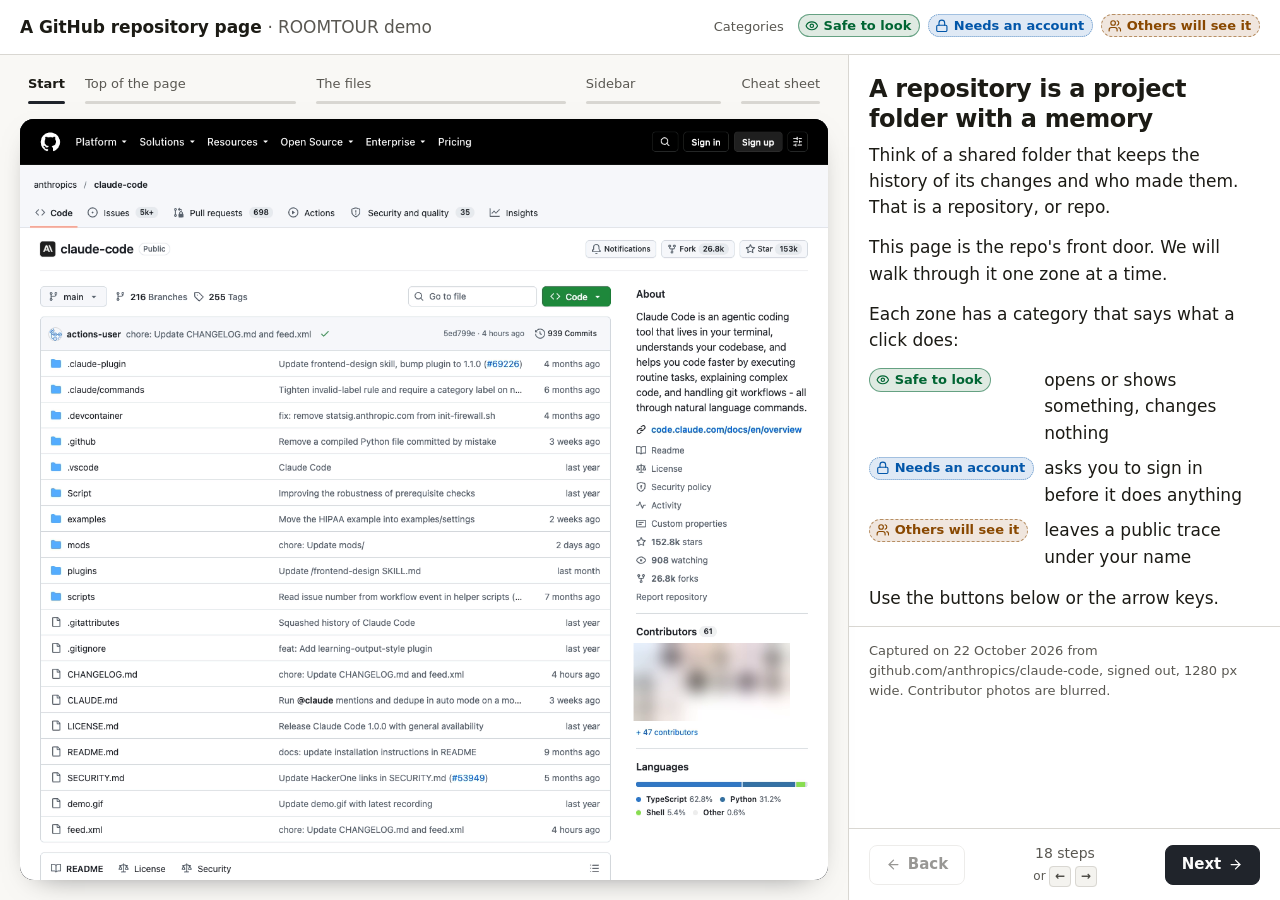
<file: examples/github-repo/index.html>
<!doctype html>
<html lang="en">
<head>
<meta charset="utf-8">
<meta name="viewport" content="width=device-width, initial-scale=1">
<title>A GitHub repository page · ROOMTOUR demo</title>
<meta name="description" content="ROOMTOUR demo: a step-by-step tour of a public GitHub repository page.">
<link rel="icon" href="data:image/svg+xml,%3Csvg xmlns=%22http://www.w3.org/2000/svg%22 viewBox=%220 0 24 24%22 fill=%22none%22 stroke=%22%234756f1%22 stroke-width=%222.2%22 stroke-linecap=%22round%22 stroke-linejoin=%22round%22%3E%3Cpath d=%22M3 21h18M5 21V7l7-4 7 4v14M9 21v-6h6v6%22/%3E%3C/svg%3E">
<link rel="stylesheet" href="../../plugins/roomtour/skills/roomtour/assets/engine/roomtour.css">
</head>
<body>
<p class="boot">This tour did not start. Open it through the local server, or in Chrome or Edge. It needs the plugin folder next to the examples folder.</p>
<script src="../../plugins/roomtour/skills/roomtour/assets/engine/roomtour.js"></script>
<script src="tour.data.js"></script>
</body>
</html>
</file>
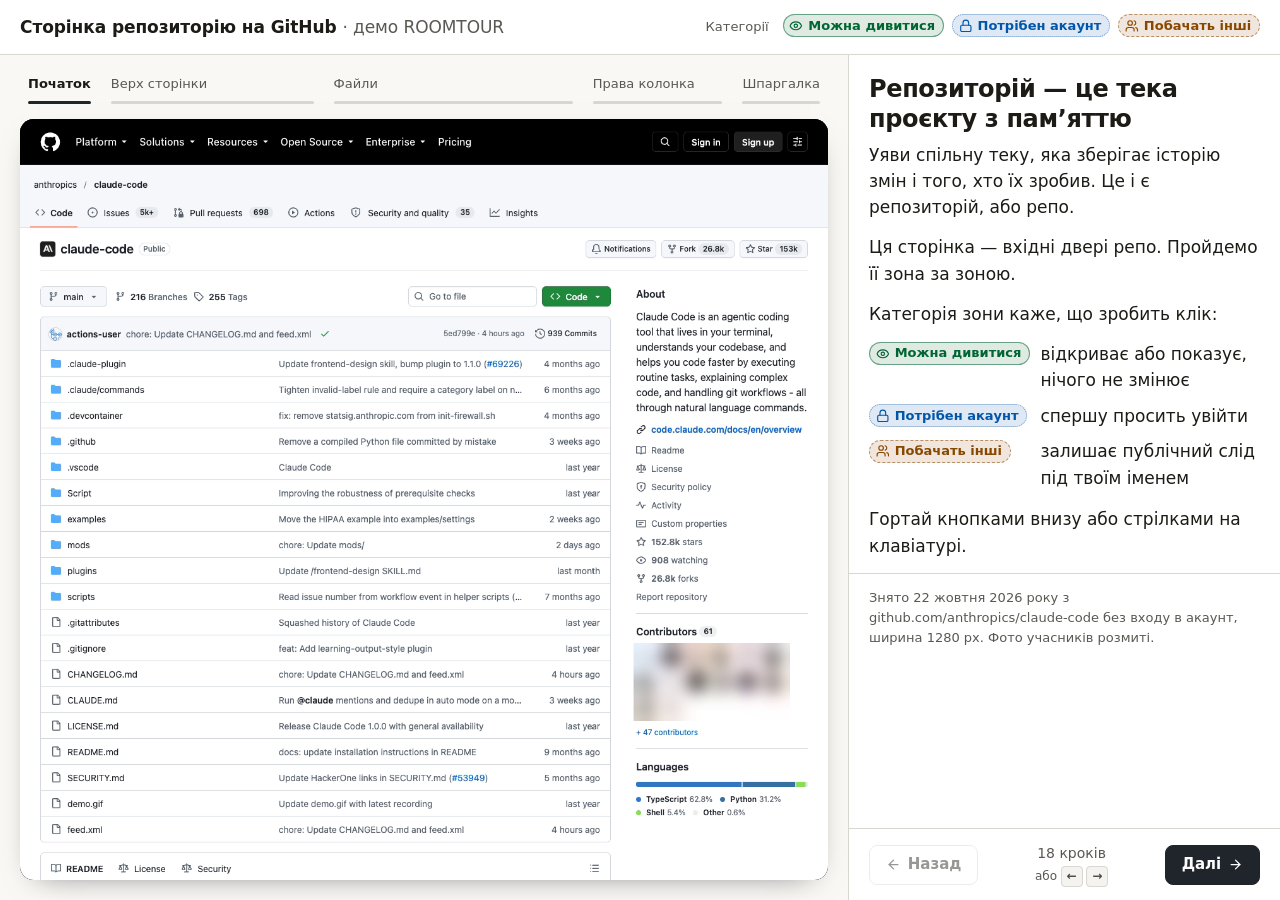
<file: examples/github-repo/index.uk.html>
<!doctype html>
<html lang="uk">
<head>
<meta charset="utf-8">
<meta name="viewport" content="width=device-width, initial-scale=1">
<title>Сторінка репозиторію на GitHub · демо ROOMTOUR</title>
<meta name="description" content="Демо ROOMTOUR: покроковий тур сторінкою публічного репозиторію на GitHub.">
<link rel="icon" href="data:image/svg+xml,%3Csvg xmlns=%22http://www.w3.org/2000/svg%22 viewBox=%220 0 24 24%22 fill=%22none%22 stroke=%22%234756f1%22 stroke-width=%222.2%22 stroke-linecap=%22round%22 stroke-linejoin=%22round%22%3E%3Cpath d=%22M3 21h18M5 21V7l7-4 7 4v14M9 21v-6h6v6%22/%3E%3C/svg%3E">
<link rel="stylesheet" href="../../plugins/roomtour/skills/roomtour/assets/engine/roomtour.css">
</head>
<body>
<p class="boot">Тур не запустився. Відкрий його через локальний сервер або в Chrome чи Edge. Поруч із текою examples має лежати тека plugins.</p>
<script src="../../plugins/roomtour/skills/roomtour/assets/engine/roomtour.js"></script>
<script src="tour.data.uk.js"></script>
</body>
</html>
</file>
<file: plugins/roomtour/skills/roomtour/assets/engine/roomtour.css>
/* ROOMTOUR engine 0.2.0: shared look of every tour.
   A tour page loads this file and roomtour.js, then its own tour.data.js.
   Colour does one job: a zone's category. A category is always icon + words + fill, never colour alone,
   and its line style (solid, dashed, dotted, double) is the same on the stage outline, the chips and the marks. */
:root {
  color-scheme: light;
  --bg:        oklch(98%  0.004  95);
  --surface:   oklch(100% 0      95);
  --surface-2: oklch(96.4% 0.006 95);
  --line:      oklch(88%  0.008  95);
  --ink:       oklch(22%  0.010  95);
  --ink-2:     oklch(40%  0.010  95);
  --ink-3:     oklch(46%  0.010  95);
  --accent:    oklch(26%  0.015 262);
  --accent-hover: oklch(36% 0.015 262);
  --on-accent: oklch(99%  0      0);

  /* The stage is a dark lightbox in both page themes, so any screenshot reads the same */
  --stage:      oklch(16.5% 0.012 262);
  --stage-line: oklch(30%   0.012 262);
  --stage-ink:  oklch(88%   0.008 262);
  --stage-dim:  oklch(9% 0.01 262 / 0.7);
  /* A dark ring beside every outline, so it holds 3:1 on light screenshots too */
  --halo:       oklch(12% 0.01 262 / 0.9);
  --halo-in:    oklch(12% 0.01 262 / 0.55);

  --sans: ui-sans-serif, system-ui, -apple-system, "Segoe UI", Roboto, sans-serif;
  --mono: ui-monospace, "SF Mono", Menlo, Consolas, monospace;
  --s1: .25rem; --s2: .5rem; --s3: .875rem; --s4: 1.25rem; --s5: 2rem; --s6: 3.25rem;
  --r: .5rem;
  --r-lg: .875rem;
  --panel: min(27rem, 40vw);
  --ease: cubic-bezier(.16, 1, .3, 1);
  --cam: 680ms;
  --fade: 180ms;
}
@media (prefers-color-scheme: dark) {
  :root:not([data-theme="light"]) {
    color-scheme: dark;
    --bg:        oklch(19%  0.008 250);
    --surface:   oklch(23%  0.008 250);
    --surface-2: oklch(27%  0.008 250);
    --line:      oklch(36%  0.010 250);
    --ink:       oklch(94%  0.006 250);
    --ink-2:     oklch(80%  0.006 250);
    --ink-3:     oklch(73%  0.008 250);
    --accent:    oklch(93%  0.006 250);
    --accent-hover: oklch(84% 0.006 250);
    --on-accent: oklch(18%  0.010 250);
    --stage:     oklch(14.5% 0.012 262);
  }
}
:root[data-theme="dark"] {
  color-scheme: dark;
  --bg:        oklch(19%  0.008 250);
  --surface:   oklch(23%  0.008 250);
  --surface-2: oklch(27%  0.008 250);
  --line:      oklch(36%  0.010 250);
  --ink:       oklch(94%  0.006 250);
  --ink-2:     oklch(80%  0.006 250);
  --ink-3:     oklch(73%  0.008 250);
  --accent:    oklch(93%  0.006 250);
  --accent-hover: oklch(84% 0.006 250);
  --on-accent: oklch(18%  0.010 250);
  --stage:     oklch(14.5% 0.012 262);
}

* { box-sizing: border-box; }
[hidden] { display: none !important; }
html, body { height: 100%; }
body {
  margin: 0;
  background: var(--bg);
  color: var(--ink);
  font: 400 1rem/1.55 var(--sans);
  -webkit-font-smoothing: antialiased;
}
::selection { background: color-mix(in oklch, var(--accent) 28%, transparent); color: var(--ink); }
:focus-visible { outline: 2px solid var(--accent); outline-offset: 2px; }
#title:focus { outline: none; }
button { font: inherit; color: inherit; }
code, .mono { font-family: var(--mono); font-size: .9em; }
svg.i { width: 1em; height: 1em; flex: none; fill: none; stroke: currentColor; stroke-width: 2; stroke-linecap: round; stroke-linejoin: round; }

/* Shown only when the engine did not run (no JavaScript, or the engine folder is missing) */
.boot { max-width: 36rem; margin: var(--s6) auto; padding: 0 var(--s4); font-size: 1.0625rem; color: var(--ink); }

.app {
  display: grid;
  grid-template-columns: minmax(0, 1fr) var(--panel);
  grid-template-rows: auto minmax(0, 1fr);
  height: 100dvh;
}

/* ---------- Masthead ---------- */
.mast {
  grid-column: 1 / -1;
  display: flex; align-items: center; justify-content: space-between; gap: var(--s4);
  padding: var(--s3) var(--s4);
  border-bottom: 1px solid var(--line);
  background: var(--surface);
}
.mast h1 {
  margin: 0;
  font-size: 1.0625rem; font-weight: 650; letter-spacing: -0.005em; line-height: 1.35;
  overflow-wrap: break-word; min-width: 0;
}
.mast h1 svg { width: 1.25rem; height: 1.25rem; color: var(--ink-2); vertical-align: -0.25em; margin-right: var(--s2); }
.mast h1 span { color: var(--ink-3); font-weight: 450; }
.legend-wrap { display: flex; align-items: center; gap: var(--s2) var(--s3); flex-wrap: wrap; }
.legend-label { font-size: .8125rem; font-weight: 500; color: var(--ink-3); }
.legend { display: flex; gap: var(--s2); flex-wrap: wrap; margin: 0; padding: 0; list-style: none; }

/* ---------- Category chips (icon + words + fill + line: never colour alone) ---------- */
.chip {
  display: inline-flex; align-items: center; gap: .4em;
  padding: .12em .6em .12em .45em;
  border: 1.5px var(--ol, solid) color-mix(in oklab, var(--c) 55%, transparent);
  border-radius: 999px;
  font-size: .8125rem; font-weight: 600; line-height: 1.4;
  white-space: nowrap;
}
.chip.line-double { border-width: 3px; padding-block: 0; }
.chip svg { width: 1.05em; height: 1.05em; }

/* ---------- Stage ---------- */
.stage-wrap { padding: var(--s3) var(--s4) var(--s4); min-height: 0; display: flex; flex-direction: column; }
.stage {
  position: relative; flex: 1 1 auto; min-height: 0; overflow: hidden;
  background: var(--stage);
  border-radius: var(--r-lg);
  box-shadow: inset 0 0 0 1px var(--stage-line), 0 10px 30px -18px oklch(10% 0.02 262 / 0.6);
  isolation: isolate;
  touch-action: pan-y;
}
.cam {
  position: absolute; left: 0; top: 0;
  transform-origin: 0 0;
  visibility: hidden;
  transition: transform calc(var(--cam) * var(--k, 1)) var(--ease);
}
.cam.on { visibility: visible; will-change: transform; }
.cam.cut, .cam.cut .spot { transition: none; }
/* A new screen cuts in and fades up over the dark stage; the old one is already gone, so nothing ghosts */
.cam.enter { animation: rt-in var(--fade) ease-out; }
@keyframes rt-in { from { opacity: 0; } }
.cam img { display: block; user-select: none; -webkit-user-drag: none; }
.cam.broken img { visibility: hidden; }

.spot {
  position: absolute;
  border-radius: calc(8px * var(--inv, 1));
  box-shadow:
    inset 0 0 0 calc(2px * var(--inv, 1)) var(--halo-in),
    0 0 0 calc(4px * var(--inv, 1)) var(--halo),
    0 0 0 9000px var(--stage-dim);
  outline: calc(3px * var(--inv, 1)) var(--ol, solid) var(--c-stage, var(--green-stage));
  transition:
    left   calc(var(--cam) * var(--k, 1)) var(--ease),
    top    calc(var(--cam) * var(--k, 1)) var(--ease),
    width  calc(var(--cam) * var(--k, 1)) var(--ease),
    height calc(var(--cam) * var(--k, 1)) var(--ease),
    box-shadow 300ms ease-out;
  pointer-events: none;
}
.spot.none { box-shadow: inset 0 0 0 0 transparent, 0 0 0 0 transparent, 0 0 0 9000px transparent; outline-color: transparent; }
.spot.cut  { transition: none; }
.spot.line-double { outline-width: calc(4px * var(--inv, 1)); }
/* The cheat-sheet map: every zone of the scene outlined at once, nothing dimmed */
.spot.pin {
  box-shadow: inset 0 0 0 calc(1.5px * var(--inv, 1)) var(--halo-in), 0 0 0 calc(4px * var(--inv, 1)) var(--halo);
  transition: none;
}
.spot.pin.big { outline: none; box-shadow: none; }
.maplayer { position: absolute; inset: 0; pointer-events: none; }

/* A zone's number. It keeps one size on screen whatever the camera's zoom (scale by --inv). */
.spot-num {
  position: absolute; left: 0; top: 0;
  display: grid; place-items: center;
  min-width: 26px; height: 26px; padding: 0 7px; margin: 0; border: 0;
  border-radius: 999px;
  background: var(--c-stage, var(--green-stage)); color: oklch(15% 0.02 262);
  font: 700 13px/1 var(--sans);
  font-variant-numeric: tabular-nums;
  transform-origin: 0 0;
  transform: scale(var(--inv, 1)) translate(-50%, -50%);
  box-shadow: 0 0 0 1.5px var(--halo), 0 2px 6px oklch(5% 0.01 262 / 0.6);
}
.spot-num.at-r  { left: 100%; top: 50%;  transform: scale(var(--inv, 1)) translate(6px, -50%); }
.spot-num.at-l  { left: 0;    top: 50%;  transform: scale(var(--inv, 1)) translate(calc(-100% - 6px), -50%); }
.spot-num.at-t  { left: 50%;  top: 0;    transform: scale(var(--inv, 1)) translate(-50%, calc(-100% - 6px)); }
.spot-num.at-b  { left: 50%;  top: 100%; transform: scale(var(--inv, 1)) translate(-50%, 6px); }
.spot-num.at-in { left: 0;    top: 0;    transform: scale(var(--inv, 1)) translate(6px, 6px); }
.stage.narrow .spot-num { min-width: 18px; height: 18px; padding: 0 4px; font-size: 11px; }
.spot.none .spot-num { display: none; }
.maplayer button.spot-num { pointer-events: auto; cursor: pointer; }
.maplayer button.spot-num:hover { box-shadow: 0 0 0 2px var(--stage-ink), 0 2px 6px oklch(5% 0.01 262 / 0.6); }
.maplayer button.spot-num:focus-visible { outline: 2px solid var(--stage-ink); outline-offset: 2px; }

.stage-empty {
  position: absolute; inset: 0; display: none; place-content: center; gap: var(--s2);
  padding: var(--s5); text-align: center; color: var(--stage-ink); max-width: 34rem; margin: auto;
  overflow-wrap: break-word;
}
.stage-empty strong { font-size: 1.0625rem; }
.stage-empty code { color: var(--stage-ink); }
.stage.notice .stage-empty { display: grid; }
.stage.notice .cam { visibility: hidden; }

/* ---------- Panel ---------- */
.panel {
  min-height: 0; overflow-y: auto;
  border-left: 1px solid var(--line);
  background: var(--surface);
  display: flex; flex-direction: column;
  scrollbar-width: thin; scrollbar-color: var(--line) transparent;
}
/* Chapters: a strip over the stage, one segment per chapter, as wide as its share of steps, filled as the reader moves */
.chapters {
  display: flex; gap: var(--s1);
  margin: 0 0 var(--s2); padding: 0; list-style: none;
  overflow-x: auto; scrollbar-width: none;
}
.chapters { --fl: 0rem; --fr: 0rem; mask-image: linear-gradient(to right, transparent, #000 var(--fl), #000 calc(100% - var(--fr)), transparent); }
.chapters.less { --fl: 2.5rem; }
.chapters.more { --fr: 2.5rem; }
.chapters li { flex: var(--n, 1) 1 0; min-width: max-content; }
.chapters button {
  width: 100%; display: flex; flex-direction: column; align-items: flex-start; gap: .4rem;
  border: 0; background: none; cursor: pointer; text-align: left; white-space: nowrap;
  padding: .3rem .5rem .45rem; border-radius: 6px;
  font-size: .8125rem; color: var(--ink-3); font-weight: 500;
}
.chapters button:focus-visible { outline-offset: -2px; }
.chapters button:hover { background: var(--surface-2); color: var(--ink); }
.chapters button[aria-current="true"] { color: var(--ink); font-weight: 650; }
.chapters .bar { display: block; width: 100%; height: 3px; border-radius: 2px; background: var(--line); overflow: hidden; }
.chapters .fill { display: block; height: 100%; width: 0; background: var(--accent); transition: width 320ms var(--ease); }

.step { padding: var(--s4) var(--s4) var(--s3); }
.step h2 {
  margin: 0 0 var(--s2);
  font-size: 1.5rem; line-height: 1.22; font-weight: 680; letter-spacing: -0.015em;
  text-wrap: balance;
  overflow-wrap: break-word; hyphens: auto;
}
/* What a click does: a tinted block in the category's tone and line style */
.step .risk {
  margin: 0 0 var(--s4);
  display: flex; align-items: center; gap: var(--s2) var(--s3); flex-wrap: wrap;
  padding: var(--s2) var(--s3);
  border: 1px var(--ol, solid) color-mix(in oklab, var(--c) 50%, transparent);
  border-radius: var(--r);
  background: var(--c-soft);
}
.step .risk .chip:not(.solid) { background: var(--surface); }
.step .risk-note { font-size: .9375rem; color: var(--ink); line-height: 1.45; overflow-wrap: break-word; }
.body { font-size: 1.0625rem; color: var(--ink); max-width: 62ch; overflow-wrap: break-word; hyphens: auto; }
.body p { margin: 0 0 .8em; }
.body p:last-child { margin-bottom: 0; }
.body .ui { font-weight: 650; }
.body .branch {
  font-family: var(--mono); font-size: .85em;
  padding: .05em .4em; border-radius: 5px;
  background: color-mix(in oklab, var(--accent) 12%, var(--surface)); color: var(--accent);
  overflow-wrap: anywhere;
}
.body ul.key { list-style: none; margin: .4em 0 .9em; padding: 0; display: grid; grid-template-columns: auto minmax(0, 1fr); gap: .55em .6em; }
.body ul.key li { display: grid; grid-template-columns: auto minmax(0, 1fr); gap: .25em .6em; align-items: start; }
@supports (grid-template-columns: subgrid) {
  .body ul.key li { grid-column: 1 / -1; grid-template-columns: subgrid; }
}
.body ul.key li .chip { margin-top: .1em; justify-self: start; }
.body ul.plain { margin: .3em 0 .9em; padding-left: 1.1em; }
.body ul.plain li { margin: .15em 0; }
.body .aside {
  margin-top: var(--s3); padding: var(--s3);
  border-radius: var(--r); background: var(--surface-2);
  font-size: .9375rem; color: var(--ink-2);
}
/* A caution: same quiet surface, a border and the alert icon, ink text. No new colour. */
.body .aside.warn { background: var(--surface); border: 1px solid var(--line); color: var(--ink); }
.body .aside.warn svg.i { vertical-align: -0.15em; margin-right: .4em; color: var(--ink-2); }
/* How the reader got to this screen, shown once on arrival */
.body .via {
  font-size: .9375rem; color: var(--ink-2);
  padding-bottom: .7em; margin-bottom: .9em; border-bottom: 1px solid var(--line);
}
.body h3 { margin: 1.1em 0 .35em; font-size: 1rem; font-weight: 650; display: flex; align-items: center; gap: .5em; }
.body h3.zones-title { margin-top: 1.4em; font-size: .8125rem; font-weight: 600; color: var(--ink-3); }
.body ol.zones { list-style: none; margin: 0 0 .6em; padding: 0; display: grid; gap: 1px; max-width: none; }
.body .zones-more { font-size: .875rem; color: var(--ink-3); }
.from { margin: var(--s3) 0 0; max-width: 62ch; font-size: .8125rem; color: var(--ink-3); overflow-wrap: anywhere; }
.from a { color: var(--accent); text-underline-offset: .15em; }
.from code { color: var(--ink-2); }

.nav {
  position: sticky; bottom: 0;
  margin-top: auto;
  display: grid; grid-template-columns: auto 1fr auto; align-items: center; gap: var(--s2);
  padding: var(--s3) var(--s4);
  background: var(--surface);
  border-top: 1px solid var(--line);
}
.btn {
  display: inline-flex; align-items: center; justify-content: center; gap: .45em;
  min-height: 2.5rem; padding: 0 1rem;
  border-radius: var(--r); border: 1px solid var(--line);
  background: var(--surface); color: var(--ink);
  font-weight: 600; font-size: .9375rem; cursor: pointer;
  transition: background-color 120ms ease-out, border-color 120ms ease-out;
}
.btn:hover { background: var(--surface-2); }
.btn:disabled, .btn[aria-disabled="true"] { opacity: .45; cursor: default; background: var(--surface); }
.btn.primary { background: var(--accent); border-color: var(--accent); color: var(--on-accent); }
.btn.primary:hover { background: var(--accent-hover); border-color: var(--accent-hover); }
.pos { text-align: center; font-size: .875rem; color: var(--ink-3); font-variant-numeric: tabular-nums; }
.pos kbd {
  font: 600 .75rem/1 var(--sans); padding: .2em .4em; border-radius: 4px;
  border: 1px solid var(--line); background: var(--surface-2); color: var(--ink-2);
}
.pos .hint { display: block; font-size: .75rem; margin-top: .15rem; }

.toc {
  position: relative; flex: 1 1 0; min-height: 10rem; overflow-y: auto;
  padding: 0 var(--s4) var(--s3);
  border-top: 1px solid var(--line);
  scrollbar-width: thin; scrollbar-color: var(--line) transparent;
}
.toc:empty, .toc.none { display: none; }
.toc h3 {
  position: sticky; top: 0; z-index: 1;
  margin: 0 0 var(--s1); padding: var(--s3) 0 var(--s2);
  background: var(--surface);
  font-size: .8125rem; font-weight: 600; color: var(--ink-3);
}
.toc ol { list-style: none; margin: 0; padding: 0; display: grid; gap: 1px; }
/* One row style for the chapter's steps and the cheat sheet's zones */
.row {
  width: 100%; display: grid; grid-template-columns: 1.9rem minmax(0, 1fr) auto; align-items: center; gap: .4rem;
  border: 0; background: none; cursor: pointer; text-align: left;
  padding: .32rem .45rem; border-radius: 6px;
  font-size: .875rem; color: var(--ink-2); line-height: 1.4;
}
.row:hover { background: var(--surface-2); color: var(--ink); }
.row[aria-current="step"] { background: var(--surface-2); color: var(--ink); font-weight: 600; }
.row .n { font-variant-numeric: tabular-nums; color: var(--ink-3); font-size: .8125rem; }
.row .tt { overflow-wrap: break-word; }
.mark {
  display: inline-grid; place-items: center; width: 1.35rem; height: 1.35rem; border-radius: 999px;
  border: 1.5px var(--ol, solid) color-mix(in oklab, var(--c) 55%, transparent);
}
.mark.line-double { border-width: 3px; }
.mark svg { width: .8rem; height: .8rem; }
.foot { margin: 0; padding: var(--s3) var(--s4); font-size: .8125rem; color: var(--ink-3); border-top: 1px solid var(--line); }

.vh { position: absolute !important; width: 1px; height: 1px; overflow: hidden; clip: rect(0 0 0 0); clip-path: inset(50%); white-space: nowrap; }

@media (max-width: 68.75em) {
  .mast { flex-wrap: wrap; row-gap: var(--s2); }
  .legend-wrap { flex-basis: 100%; }
}
@media (max-width: 53.75em) {
  .app { display: block; height: auto; }
  .mast { padding: var(--s3); }
  .legend .chip { font-size: .75rem; }
  .stage-wrap { padding: var(--s2) var(--s3) var(--s3); position: sticky; top: 0; z-index: 2; background: var(--bg); }
  .stage { height: 40svh; min-height: 16rem; flex: none; }
  .panel { border-left: 0; overflow: visible; }
  .toc { flex: none; min-height: 0; overflow: visible; }
  .step h2 { font-size: 1.3125rem; }
  .pos .hint { display: none; }
}
/* Short screens (landscape phones, 200% zoom): the stage scrolls away, so the text gets the room */
@media (max-width: 53.75em) and (max-height: 35em) {
  .stage-wrap { position: static; }
  .stage { height: 70svh; min-height: 12rem; }
}
@media (pointer: coarse) {
  .btn { min-height: 2.75rem; }
  .row { min-height: 2.75rem; }
  .chapters button { min-height: 2.75rem; justify-content: center; }
}
@media (prefers-reduced-motion: reduce) {
  :root { --cam: 0ms; }
  /* No travel; the outline and its number still fade in, so the change is felt */
  .spot.fa { animation: rt-ol-a 150ms ease-out; }
  .spot.fb { animation: rt-ol-b 150ms ease-out; }
  .spot.fa .spot-num { animation: rt-num-a 150ms ease-out; }
  .spot.fb .spot-num { animation: rt-num-b 150ms ease-out; }
  .chapters .fill { transition: none; }
}
@keyframes rt-ol-a { from { outline-color: transparent; } }
@keyframes rt-ol-b { from { outline-color: transparent; } }
@keyframes rt-num-a { from { opacity: 0; } }
@keyframes rt-num-b { from { opacity: 0; } }

/* ---------- Category tones ----------
   Six tones. Each sets --c (text and solid fill on the page), --c-soft (tint), --c-stage (outline on the dark stage).
   Violet sits at hue 330, away from blue, so the two stay apart for colour-blind readers. */
:root {
  --green: oklch(44% 0.120 155);  --green-stage: oklch(76% 0.170 150);
  --amber: oklch(47% 0.120  62);  --amber-stage: oklch(83% 0.150  82);
  --red:   oklch(48% 0.190  27);  --red-stage:   oklch(69% 0.205  27);
  --blue:  oklch(46% 0.150 255);  --blue-stage:  oklch(74% 0.140 250);
  --violet:oklch(46% 0.170 330);  --violet-stage:oklch(74% 0.150 330);
  --grey:  oklch(45% 0.012 250);  --grey-stage:  oklch(82% 0.010 250);
  --on-solid: oklch(99% 0 0);
}
@media (prefers-color-scheme: dark) {
  :root:not([data-theme="light"]) {
    --green: oklch(80% 0.130 155); --amber: oklch(83% 0.120 75); --red: oklch(72% 0.170 25);
    --blue: oklch(78% 0.110 250); --violet: oklch(78% 0.120 330); --grey: oklch(80% 0.010 250);
    --on-solid: oklch(16% 0.010 25);
  }
}
:root[data-theme="dark"] {
  --green: oklch(80% 0.130 155); --amber: oklch(83% 0.120 75); --red: oklch(72% 0.170 25);
  --blue: oklch(78% 0.110 250); --violet: oklch(78% 0.120 330); --grey: oklch(80% 0.010 250);
  --on-solid: oklch(16% 0.010 25);
}
.tone-green  { --c: var(--green);  --c-stage: var(--green-stage); }
.tone-amber  { --c: var(--amber);  --c-stage: var(--amber-stage); }
.tone-red    { --c: var(--red);    --c-stage: var(--red-stage); }
.tone-blue   { --c: var(--blue);   --c-stage: var(--blue-stage); }
.tone-violet { --c: var(--violet); --c-stage: var(--violet-stage); }
.tone-grey   { --c: var(--grey);   --c-stage: var(--grey-stage); }
[class*="tone-"] { --c-soft: color-mix(in oklab, var(--c) 13%, var(--surface)); }
/* --ol is the outline STYLE of a category; --line stays the border colour token */
.line-solid  { --ol: solid; }
.line-dashed { --ol: dashed; }
.line-dotted { --ol: dotted; }
.line-double { --ol: double; }

.chip { background: var(--c-soft); color: var(--c); }
.chip.solid { background: var(--c); color: var(--on-solid); border-color: var(--c); }
.mark { color: var(--c); background: var(--c-soft); }
.mark.solid { color: var(--on-solid); background: var(--c); border-color: var(--c); }

/* ---------- Redaction: blur over personal data on a screenshot ---------- */
.redact {
  position: absolute; pointer-events: none;
  border-radius: calc(4px * var(--inv, 1));
  backdrop-filter: blur(9px); -webkit-backdrop-filter: blur(9px);
  background: color-mix(in oklch, oklch(60% 0.01 262) 35%, transparent);
}

/* ---------- Windows high contrast and other forced colours ---------- */
@media (forced-colors: active) {
  .stage { forced-color-adjust: none; }
  .chapters .bar { forced-color-adjust: none; background: Canvas; border: 1px solid CanvasText; height: 5px; }
  .chapters .fill { forced-color-adjust: none; background: Highlight; }
  .chapters button[aria-current="true"] { outline: 2px solid Highlight; outline-offset: -2px; }
  .row[aria-current="step"] { outline: 2px solid Highlight; outline-offset: -2px; }
  .btn[aria-disabled="true"] { color: GrayText; }
}

/* ---------- Print and PDF ---------- */
@media print {
  .app { display: block; height: auto; }
  .stage-wrap { position: static; padding: 0 0 var(--s3); }
  .stage-wrap nav, .nav { display: none !important; }
  .stage {
    height: auto; aspect-ratio: 16 / 10; min-height: 0; flex: none; box-shadow: none;
    -webkit-print-color-adjust: exact; print-color-adjust: exact;
  }
  .panel { border: 0; overflow: visible; }
  .toc { overflow: visible; flex: none; min-height: 0; }
  .redact {
    backdrop-filter: none; -webkit-backdrop-filter: none;
    background: #6b6e75;
    -webkit-print-color-adjust: exact; print-color-adjust: exact;
  }
}
</file>
